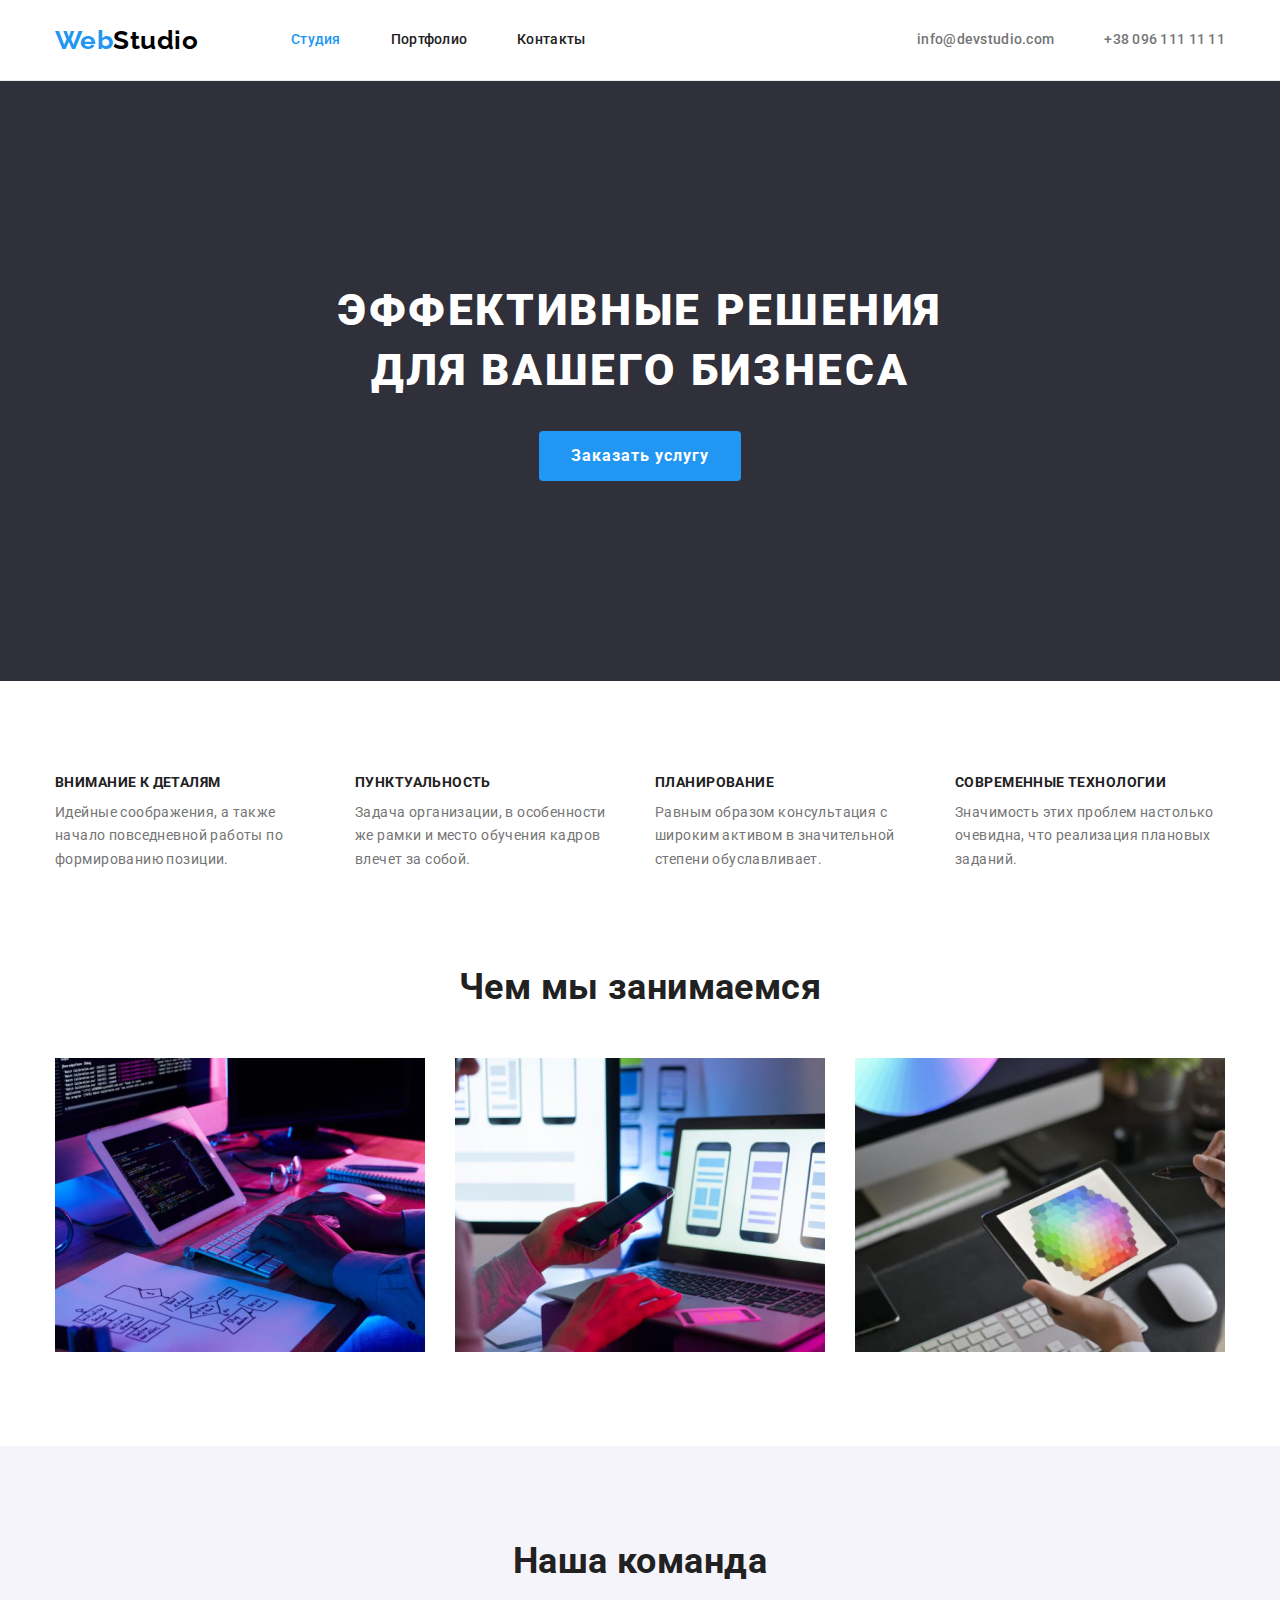
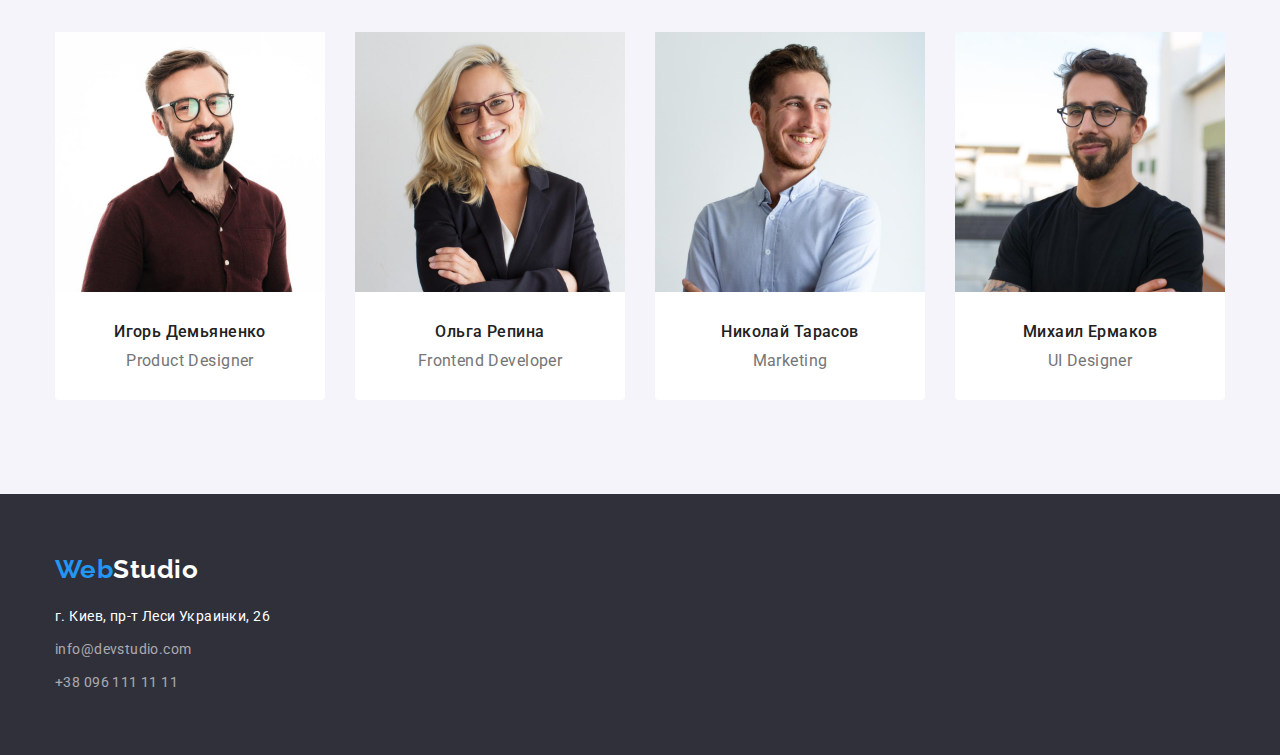
<file: index.html>
<!DOCTYPE html>
<html lang="ru">
	<head>
		<meta charset="UTF-8" />
		<meta http-equiv="X-UA-Compatible" content="IE=edge" />
		<meta name="viewport" content="width=device-width, initial-scale=1.0" />
		<link
			rel="stylesheet"
			href="https://cdnjs.cloudflare.com/ajax/libs/modern-normalize/1.1.0/modern-normalize.min.css"
		/>
		<link rel="stylesheet" href="./css/styles.css" />
		<link rel="preconnect" href="https://fonts.gstatic.com" />
		<link
			href="https://fonts.googleapis.com/css2?family=Raleway:wght@700&family=Roboto:wght@400;500;700;900&display=swap"
			rel="stylesheet"
		/>
		<title>Web studio</title>
	</head>
	<body>
		<!--Шапка страницы-->

		<header class="page-header">
			<div class="container header-cont">
				<!-- Навигация по странице -->

				<nav class="page-nav">
					<a href="/" lang="en" class="logo">
						Web
						<span class="logo-end">Studio</span>
					</a>
					<ul class="nav-links">
						<li class="item"><a href="./index.html" class="link-active link">Студия</a></li>
						<li class="item"><a href="./portfolio.html" class="link">Портфолио</a></li>
						<li class="item"><a href="/" class="link">Контакты</a></li>
					</ul>
				</nav>

				<!--Контакты-->

				<ul class="contacts">
					<li class="item"><a href="mailto:info@devstudio.com" class="link">info@devstudio.com</a></li>
					<li class="item"><a href="tel:+380961111111" class="link">+38 096 111 11 11</a></li>
				</ul>
			</div>
		</header>

		<!--Основная часть-->

		<main>
			<!--Герой-->

			<section class="hero">
				<div class="container">
					<h1 class="hero-title">
						Эффективные решения
						<br />
						для вашего бизнеса
					</h1>
					<button type="button" class="btn-order">Заказать услугу</button>
				</div>
			</section>

			<!--Особенности работы-->

			<section class="features section">
				<div class="container">
					<h2 class="visually-hidden">Особенности работы</h2>
					<ul class="feature">
						<li class="feature-card">
							<h3 class="feature-title">Внимание к деталям</h3>
							<p class="feature-text">
								Идейные соображения, а также начало повседневной работы по формированию позиции.
							</p>
						</li>
						<li class="feature-card">
							<h3 class="feature-title">Пунктуальность</h3>
							<p class="feature-text">
								Задача организации, в особенности же рамки и место обучения кадров влечет за собой.
							</p>
						</li>
						<li class="feature-card">
							<h3 class="feature-title">Планирование</h3>
							<p class="feature-text">
								Равным образом консультация с широким активом в значительной степени обуславливает.
							</p>
						</li>
						<li class="feature-card">
							<h3 class="feature-title">Современные технологии</h3>
							<p class="feature-text">Значимость этих проблем настолько очевидна, что реализация плановых заданий.</p>
						</li>
					</ul>
				</div>
			</section>

			<!--Описание деятельности-->

			<section class="section">
				<div class="container">
					<h2 class="title">Чем мы занимаемся</h2>
					<ul class="activity">
						<li class="item">
							<img src="./images/image1.jpg" alt="кодинг на ПК" width="370" class="activity-img" />
						</li>
						<li class="item">
							<img
								src="./images/image2.jpg"
								alt="дизайн сайта на мобильных устройствах"
								width="370"
								class="activity-img"
							/>
						</li>
						<li class="item">
							<img src="./images/image3.jpg" alt="дизайн сайта на планшете" width="370" class="activity-img" />
						</li>
					</ul>
				</div>
			</section>

			<!--Описание сотрудников-->

			<section class="our-team section">
				<div class="container">
					<h2 class="title team-title">Наша команда</h2>
					<ul class="team">
						<li class="team-card">
							<img src="./images/photo1.jpg" alt="Игорь Демьяненко" width="270" class="team-img" />
							<h3 class="name">Игорь Демьяненко</h3>
							<p lang="en" class="position">Product Designer</p>
						</li>
						<li class="team-card">
							<img src="./images/photo2.jpg" alt="Ольга Репина" width="270" class="team-img" />
							<h3 class="name">Ольга Репина</h3>
							<p lang="en" class="position">Frontend Developer</p>
						</li>
						<li class="team-card">
							<img src="./images/photo3.jpg" alt="Николай Тарасов" width="270" class="team-img" />
							<h3 class="name">Николай Тарасов</h3>
							<p lang="en" class="position">Marketing</p>
						</li>
						<li class="team-card">
							<img src="./images/photo4.jpg" alt="Михаил Ермаков" width="270" class="team-img" />
							<h3 class="name">Михаил Ермаков</h3>
							<p lang="en" class="position">UI Designer</p>
						</li>
					</ul>
				</div>
			</section>
		</main>

		<!--Подвал-->

		<footer class="page-footer">
			<div class="container">
				<a href="/" lang="en" class="logo-foot">
					Web
					<span class="logo-endfoot">Studio</span>
				</a>
				<address>
					<ul class="contacts-foot">
						<li class="item contact-first">г. Киев, пр-т Леси Украинки, 26</li>
						<li class="item"><a href="mailto:info@devstudio.com" class="link">info@devstudio.com</a></li>
						<li class="item"><a href="tel:+380961111111" class="link">+38 096 111 11 11</a></li>
					</ul>
				</address>
			</div>
		</footer>
	</body>
</html>
</file>
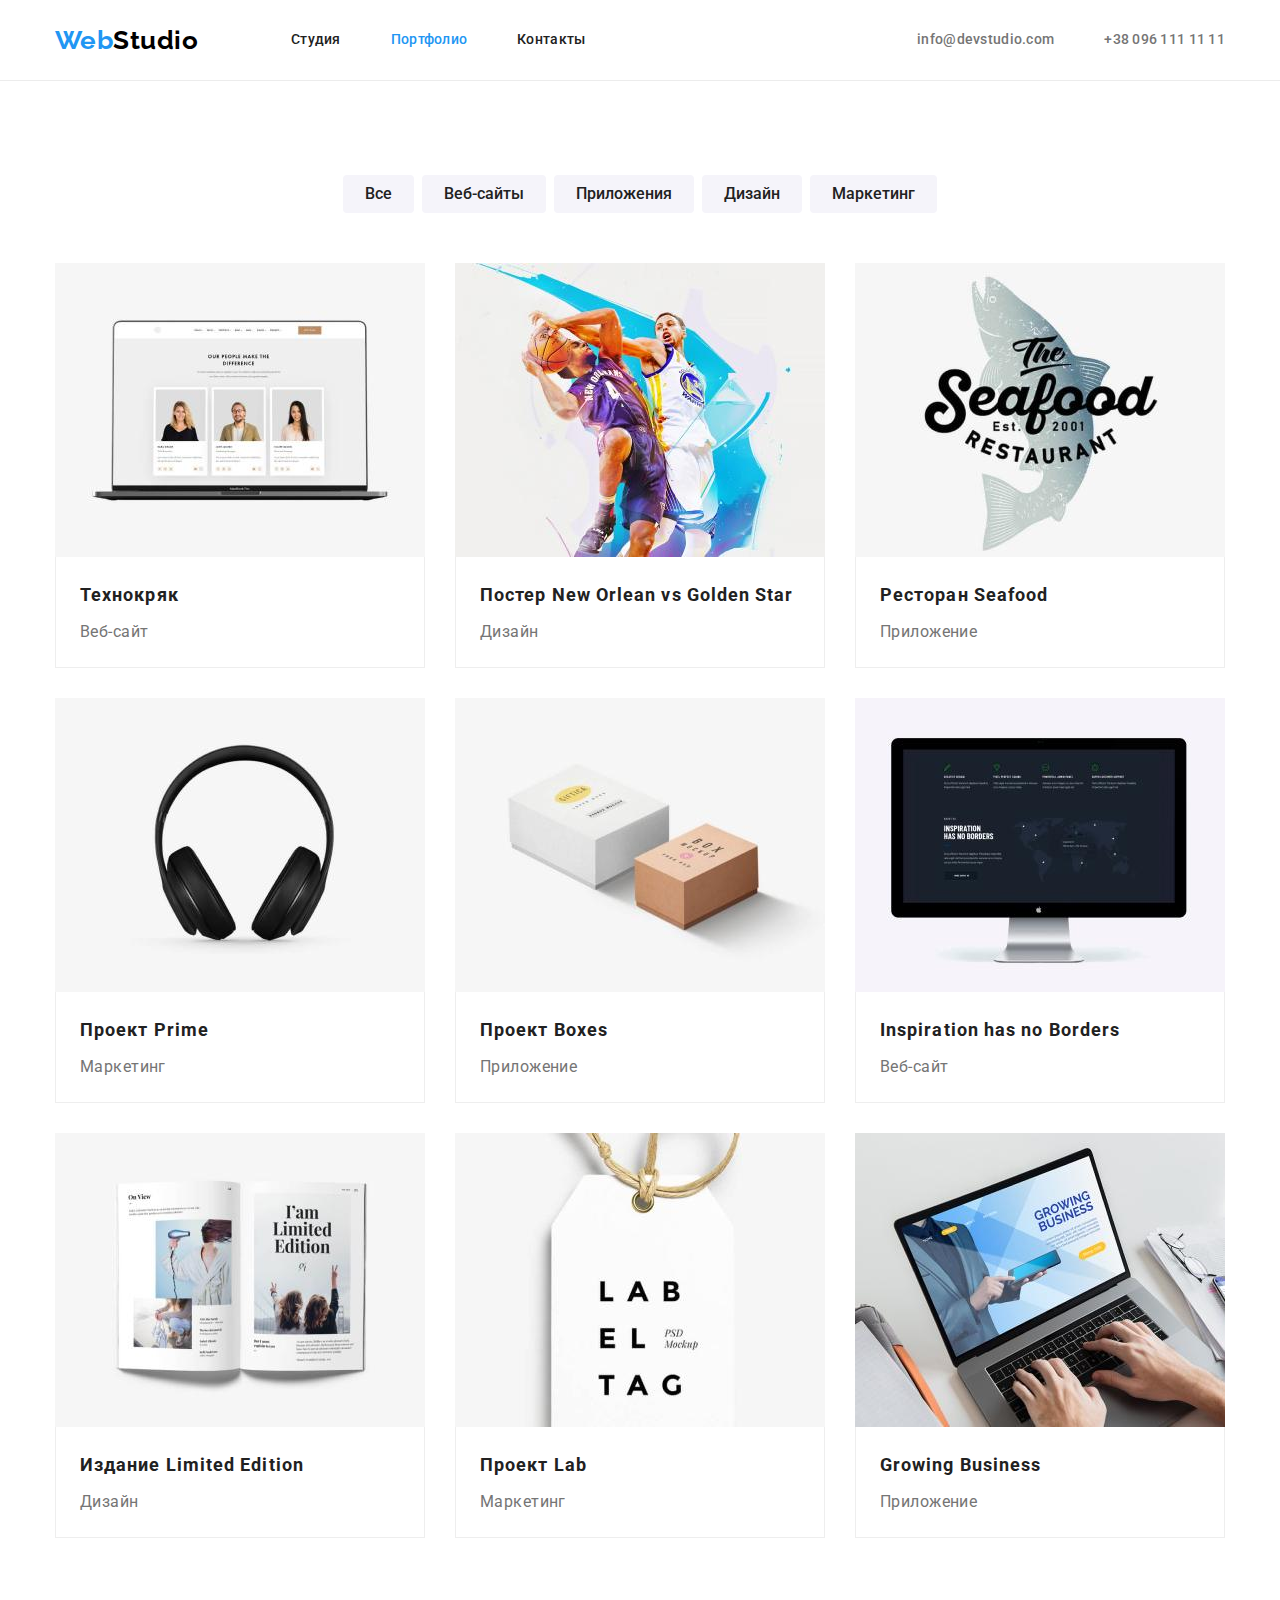
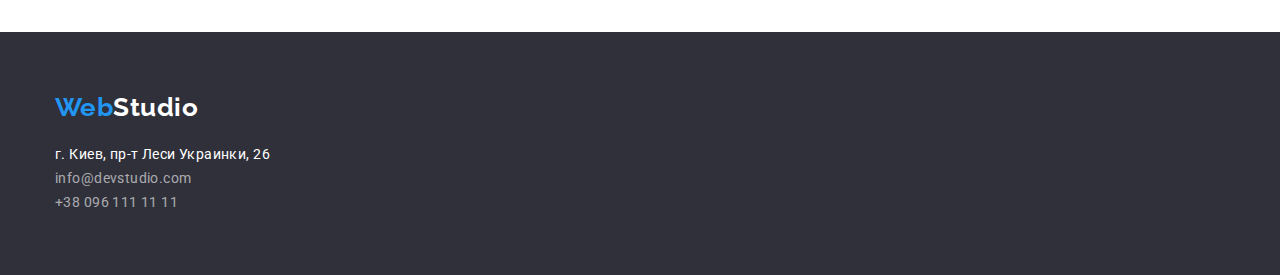
<file: portfolio.html>
<!DOCTYPE html>
<html lang="ru">
	<head>
		<meta charset="UTF-8" />
		<meta http-equiv="X-UA-Compatible" content="IE=edge" />
		<meta name="viewport" content="width=device-width, initial-scale=1.0" />
		<link
			rel="stylesheet"
			href="https://cdnjs.cloudflare.com/ajax/libs/modern-normalize/1.1.0/modern-normalize.min.css"
		/>
		<link rel="stylesheet" href="./css/styles.css" />
		<link rel="preconnect" href="https://fonts.gstatic.com" />
		<link
			href="https://fonts.googleapis.com/css2?family=Raleway:wght@700&family=Roboto:wght@400;500;700;900&display=swap"
			rel="stylesheet"
		/>
		<title>Web studio</title>
	</head>
	<body>
		<!--Шапка страницы-->

		<header class="page-header">
			<div class="container header-cont">
				<!-- Навигация по странице -->

				<nav class="page-nav">
					<a href="/" lang="en" class="logo">
						Web
						<span class="logo-end">Studio</span>
					</a>
					<ul class="nav-links">
						<li class="item"><a href="./index.html" class="link">Студия</a></li>
						<li class="item"><a href="./portfolio.html" class="link-active link">Портфолио</a></li>
						<li class="item"><a href="/" class="link">Контакты</a></li>
					</ul>
				</nav>

				<!--Контакты-->

				<ul class="contacts">
					<li class="item"><a href="mailto:info@devstudio.com" class="link">info@devstudio.com</a></li>
					<li class="item"><a href="tel:+380961111111" class="link">+38 096 111 11 11</a></li>
				</ul>
			</div>
		</header>

		<!--Основная часть-->

		<main>
			<section class="section">
				<div class="container">
					<h1 class="visually-hidden">Портфолио</h1>
					<ul class="filter">
						<li class="item"><button type="button" class="btn">Все</button></li>
						<li class="item"><button type="button" class="btn">Веб-сайты</button></li>
						<li class="item"><button type="button" class="btn">Приложения</button></li>
						<li class="item"><button type="button" class="btn">Дизайн</button></li>
						<li class="item"><button type="button" class="btn">Маркетинг</button></li>
					</ul>
					<ul class="projects">
						<li class="project-card">
							<a href="/">
								<img src="./images/portfolio1.jpg" alt="Ноутбук со страницей сайта" width="370" class="project-img" />
								<div class="project-text">
									<h2 class="project-title">Технокряк</h2>
									<p class="project-desc">Веб-сайт</p>
								</div>
							</a>
						</li>
						<li class="project-card">
							<a href="/">
								<img src="./images/portfolio2.jpg" alt="Постер команд" width="370" class="project-img" />
								<div class="project-text">
									<h2 class="project-title">
										Постер
										<span lang="en">New Orlean vs Golden Star</span>
									</h2>
									<p class="project-desc">Дизайн</p>
								</div>
							</a>
						</li>
						<li class="project-card">
							<a href="/">
								<img src="./images/portfolio3.jpg" alt="Лого ресторана" width="370" class="project-img" />
								<div class="project-text">
									<h2 class="project-title">
										Ресторан
										<span lang="en">Seafood</span>
									</h2>
									<p class="project-desc">Приложение</p>
								</div>
							</a>
						</li>
						<li class="project-card">
							<a href="/">
								<img src="./images/portfolio4.jpg" alt="Наушники" width="370" class="project-img" />
								<div class="project-text">
									<h2 class="project-title">
										Проект
										<span lang="en">Prime</span>
									</h2>
									<p class="project-desc">Маркетинг</p>
								</div>
							</a>
						</li>
						<li class="project-card">
							<a href="/">
								<img src="./images/portfolio5.jpg" alt="Две коробки" width="370" class="project-img" />
								<div class="project-text">
									<h2 class="project-title">
										Проект
										<span lang="en">Boxes</span>
									</h2>
									<p class="project-desc">Приложение</p>
								</div>
							</a>
						</li>
						<li class="project-card">
							<a href="/">
								<img src="./images/portfolio6.jpg" alt="Монитор со страницей сайта" width="370" class="project-img" />
								<div class="project-text">
									<h2 class="project-title" lang="en">Inspiration has no Borders</h2>
									<p class="project-desc">Веб-сайт</p>
								</div>
							</a>
						</li>
						<li class="project-card">
							<a href="/">
								<img src="./images/portfolio7.jpg" alt="Разворот книги" width="370" class="project-img" />
								<div class="project-text">
									<h2 class="project-title">
										Издание
										<span lang="en">Limited Edition</span>
									</h2>
									<p class="project-desc">Дизайн</p>
								</div>
							</a>
						</li>
						<li class="project-card">
							<a href="/">
								<img src="./images/portfolio8.jpg" alt="Бирка" width="370" class="project-img" />
								<div class="project-text">
									<h2 class="project-title">
										Проект
										<span lang="en">Lab</span>
									</h2>
									<p class="project-desc">Маркетинг</p>
								</div>
							</a>
						</li>
						<li class="project-card">
							<a href="/">
								<img src="./images/portfolio9.jpg" alt="Ноутбук с приложением" width="370" class="project-img" />
								<div class="project-text">
									<h2 class="project-title" lang="en">Growing Business</h2>
									<p class="project-desc">Приложение</p>
								</div>
							</a>
						</li>
					</ul>
				</div>
			</section>
		</main>

		<!--Подвал-->

		<footer class="page-footer">
			<div class="container">
				<a href="/" lang="en" class="logo-foot">
					Web
					<span class="logo-endfoot">Studio</span>
				</a>
				<address>
					<ul class="contacts-foot">
						<li class="contact-first">г. Киев, пр-т Леси Украинки, 26</li>
						<li><a href="mailto:info@devstudio.com" class="link">info@devstudio.com</a></li>
						<li><a href="tel:+380961111111" class="link">+38 096 111 11 11</a></li>
					</ul>
				</address>
			</div>
		</footer>
	</body>
</html>
</file>
<file: css/styles.css>
:root {
    --primary-text-color: #757575;
    --secondary-text-color: #212121;
    --primary-color: #FFFFFF;
    --secondary-color: #2196F3;
    --primary-bgc: #2F303A;
    --secondary-bgc: #F5F4FA;
}

body {
        font-family: 'Roboto', sans-serif;
        font-size: 14px;
        line-height: 1.7;
        letter-spacing: 0.03em;
        color: var(--primary-text-color);
        background-color: var(--primary-color);
}

ul {
    list-style: none;
    padding: 0;
    margin: 0;
}

a {
    text-decoration: none;
}

h1, h2, h3, p {
        margin: 0;
}

.container {
        width: 1200px;
        margin: 0 auto;
        padding: 0 15px;
}

/* Стили шапки */

.logo {
        margin-right: 93px;

        color: var(--secondary-color);

        font-family: 'Raleway';
        font-weight: 700;
        font-size: 26px;
        line-height: 1.19;
        word-spacing: -0.24em;
}

.logo-end {
        color: #000000;
}

.page-nav {
        display: flex;
        align-items: center;
}

.nav-links {
        display: flex;
}

.nav-links .link {
        display: block;
        padding: 32px 0;

        color: var(--secondary-text-color);

        font-weight: 500;
        line-height: 1.14;
        letter-spacing: 0.02em;
        
}

.nav-links .link:hover,
.nav-links .link:focus,
.nav-links .link.link-active {
        color: var(--secondary-color);
}

.nav-links .item + .item {
        margin-left: 50px;
}

.contacts {
        display: flex;
}

.contacts .link {
        display: block;
        padding-top: 32px;
        padding-bottom: 32px;

        color: var(--primary-text-color);

        font-weight: 500;
        line-height: 1.14;
        letter-spacing: 0.02em;
}

.contacts .link:hover,
.contacts .link:focus {
        color: var(--secondary-color);
}

.contacts .item + .item {
        margin-left: 50px;
}

.header-cont {
        display: flex;
        justify-content: space-between;
}

.page-header {
        border-bottom: 1px solid #ECECEC;
}

/* Стили героя */

.hero {
        padding: 200px 0;
        text-align: center;

        background-color: var(--primary-bgc);
}

.hero-title {
        margin-bottom: 30px;

        color: var(--primary-color);

        font-weight: 900;
        font-size: 44px;
        line-height: 1.36;
        letter-spacing: 0.06em;
        text-transform: uppercase;
}

.btn-order {
        padding: 10px 32px;

        color: var(--primary-color);
        background-color: var(--secondary-color);
        border: none;
        border-radius: 4px;
        
        font-family: inherit;
        font-weight: 700;
        font-size: 16px;
        line-height: 1.88;
        text-align: center;
        letter-spacing: 0.06em;
        cursor: pointer;
}

.btn-order:hover, .btn-order:focus {
        background-color: #188CE8;
}

/* Стили особенностей работы */

.section {
        padding: 94px 0;
}

.visually-hidden {
        position: absolute;
        width: 1px;
        height: 1px;
        margin: -1px;
        border: 0;
        padding: 0;
        white-space: nowrap;
        clip-path: inset(100%);
        clip: rect(0 0 0 0);
        overflow: hidden;
}

.feature {
        display: flex;
}

.feature .feature-card + .feature-card {
        margin-left: 30px;
}

.feature-card {
        text-align: left;
}

.feature-title {
        margin-bottom: 10px;

        color: var(--secondary-text-color);

        font-weight: 700;
        font-size: 14px;
        line-height: 1.14;
        text-transform: uppercase;
}

.feature-text {
        width: 270px;
}

.title {
        margin-bottom: 50px;

        color: var(--secondary-text-color);

        font-weight: 700;
        font-size: 36px;
        line-height: 1.17;
        text-align: center;
}

.features {
        padding-bottom: 0;
}

/* Стили деятельности */

.activity {
        display: flex;
}

.activity .item + .item {
        margin-left: 30px;
}

.activity-img {
        display: block;
}

/* Стили команды */

.our-team {
        background-color: var(--secondary-bgc);
}

.team {
        display: flex;
}

.team .team-card + .team-card {
        margin-left: 30px;
}

.team-card {
        border-radius: 0px 0px 4px 4px;
        background-color: var(--primary-color);
}

.team-img {
        display: block;
}

.name {
        margin: 30px 0 10px 0;

        color: var(--secondary-text-color);

        font-weight: 500;
        font-size: 16px;
        line-height: 1.19;
        text-align: center;
}

.position {
        margin-bottom: 30px;

        font-size: 16px;
        line-height: 1.19;
        text-align: center;
}

/* Стили подвала */

.page-footer {
        padding: 60px 0;
        background-color: var(--primary-bgc);
}

.logo-foot {
        display: block;
        margin-bottom: 20px;

        color: var(--secondary-color);

        font-family: 'Raleway';
        font-weight: 700;
        font-size: 26px;
        line-height: 1.19;
        word-spacing: -0.24em;
}

.logo-endfoot {
        color: var(--primary-color);
}

.contacts-foot {
        font-style: normal;
}

.contact-first {
        color: var(--primary-color);
}

.contacts-foot .item + .item {
        margin-top: 9px;
}

.contacts-foot .link {
        color: rgba(255, 255, 255, 0.6);
}

.contacts-foot .link:hover,
.contacts-foot .link:focus {
        color: var(--secondary-color);
}

/* Стили портфолио */


/* Стили фильтров */

.filter {
        display: flex;
        justify-content: center;
        margin-bottom: 50px;
}

.filter .item + .item {
        margin-left: 8px;
}

.btn {
        padding: 6px 22px;
        color: var(--secondary-text-color);
        background-color: var(--secondary-bgc);
        border: none;
        border-radius: 4px;
        
        font-family: inherit;
        font-weight: 500;
        font-size: 16px;
        line-height: 1.63;
        text-align: center;
        cursor: pointer;
}

.btn:active, .btn:hover, .btn:focus {
        color: var(--primary-color);
        background-color: var(--secondary-color);
}

/* Стили проектов */

.projects {
        display: flex;
        flex-wrap: wrap;

        background-color: var(--primary-color);

        text-align: left;
}

.projects .project-card {
        margin: 0 30px 30px 0;
}

.project-card:nth-of-type(3n) {
        margin-right: 0;
}

.project-card:nth-last-of-type(-n+3) {
        margin-bottom: 0;
}

.project-img {
        display: block;
}

.project-text {
        padding: 20px 24px;
        border-bottom: 1px solid #EEEEEE;
        border-left: 1px solid #EEEEEE;
        border-right: 1px solid #EEEEEE;
}

.project-title {
        margin-bottom: 4px;

        color: var(--secondary-text-color);

        font-weight: 700;
        font-size: 18px;
        line-height: 2.0;
        letter-spacing: 0.06em;
}

.project-desc {
        color: var(--primary-text-color);
        
        font-size: 16px;
        line-height: 1.88;
}
</file>
